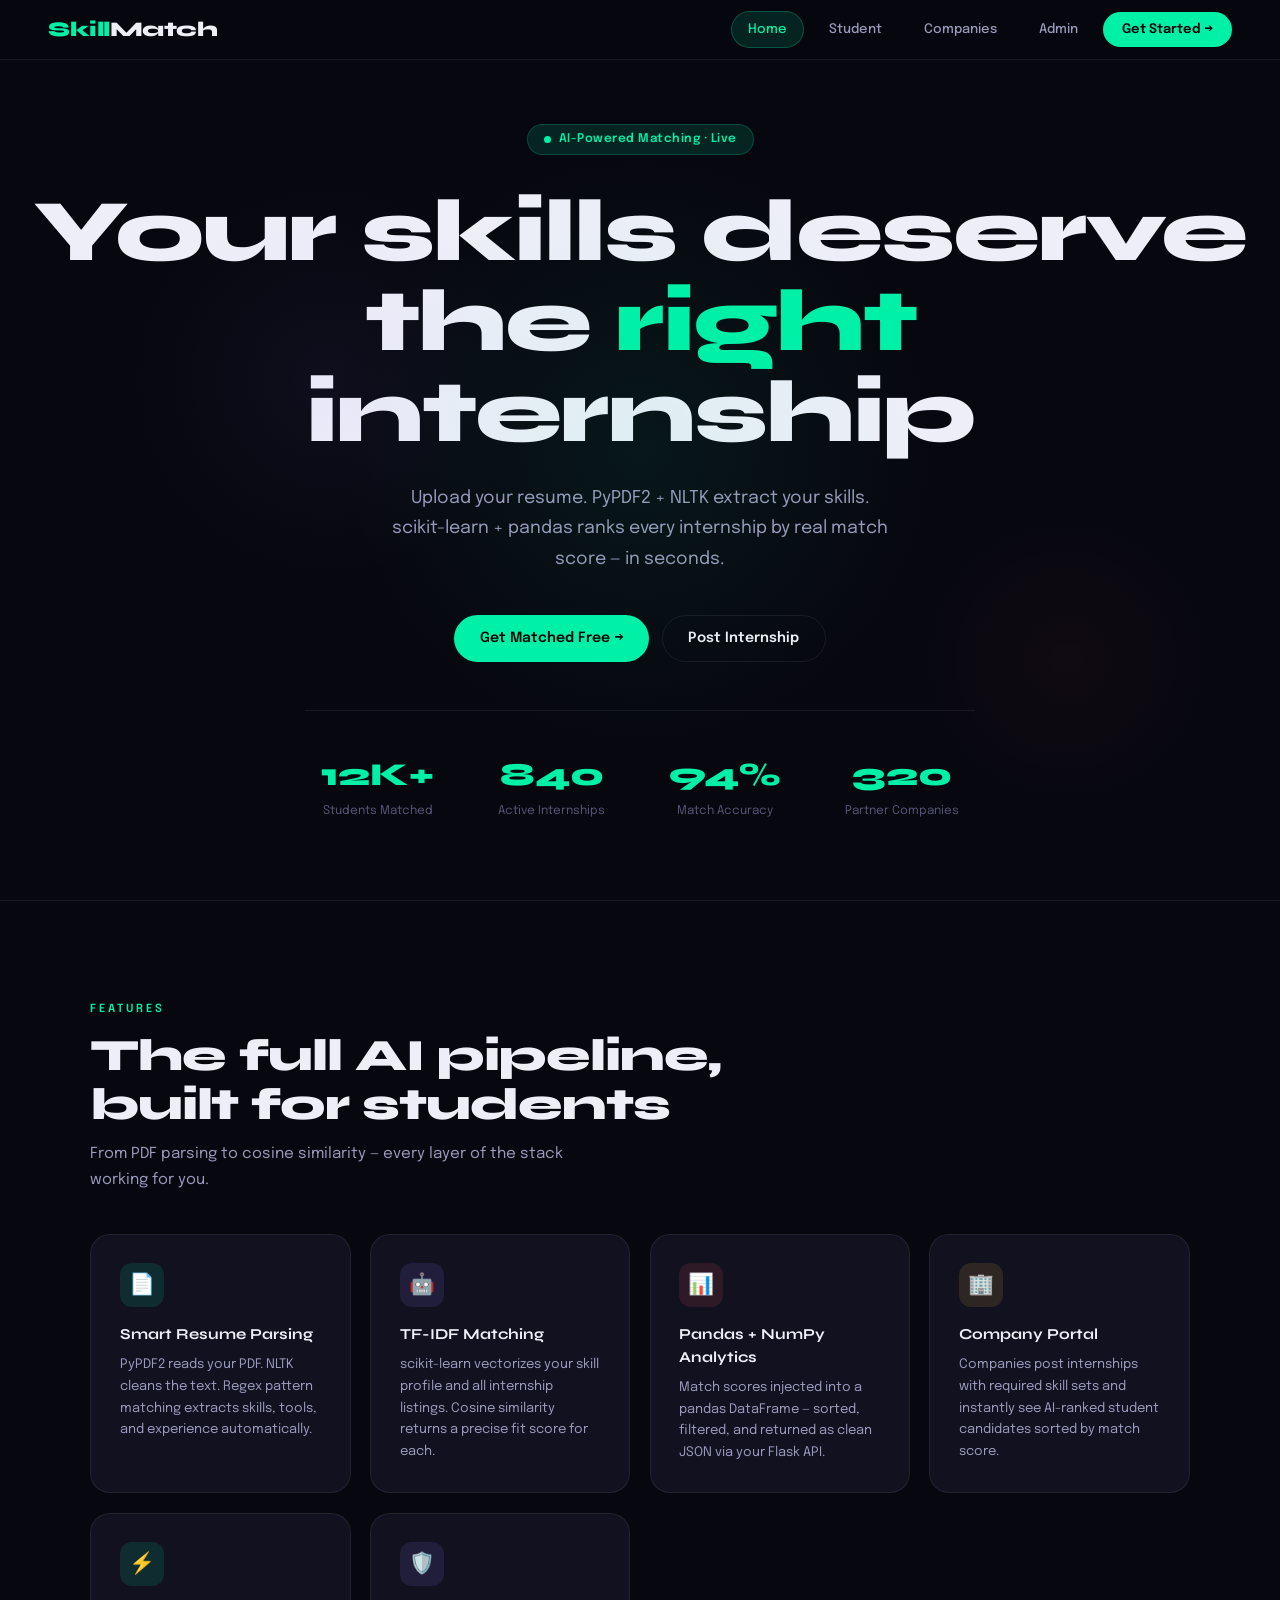
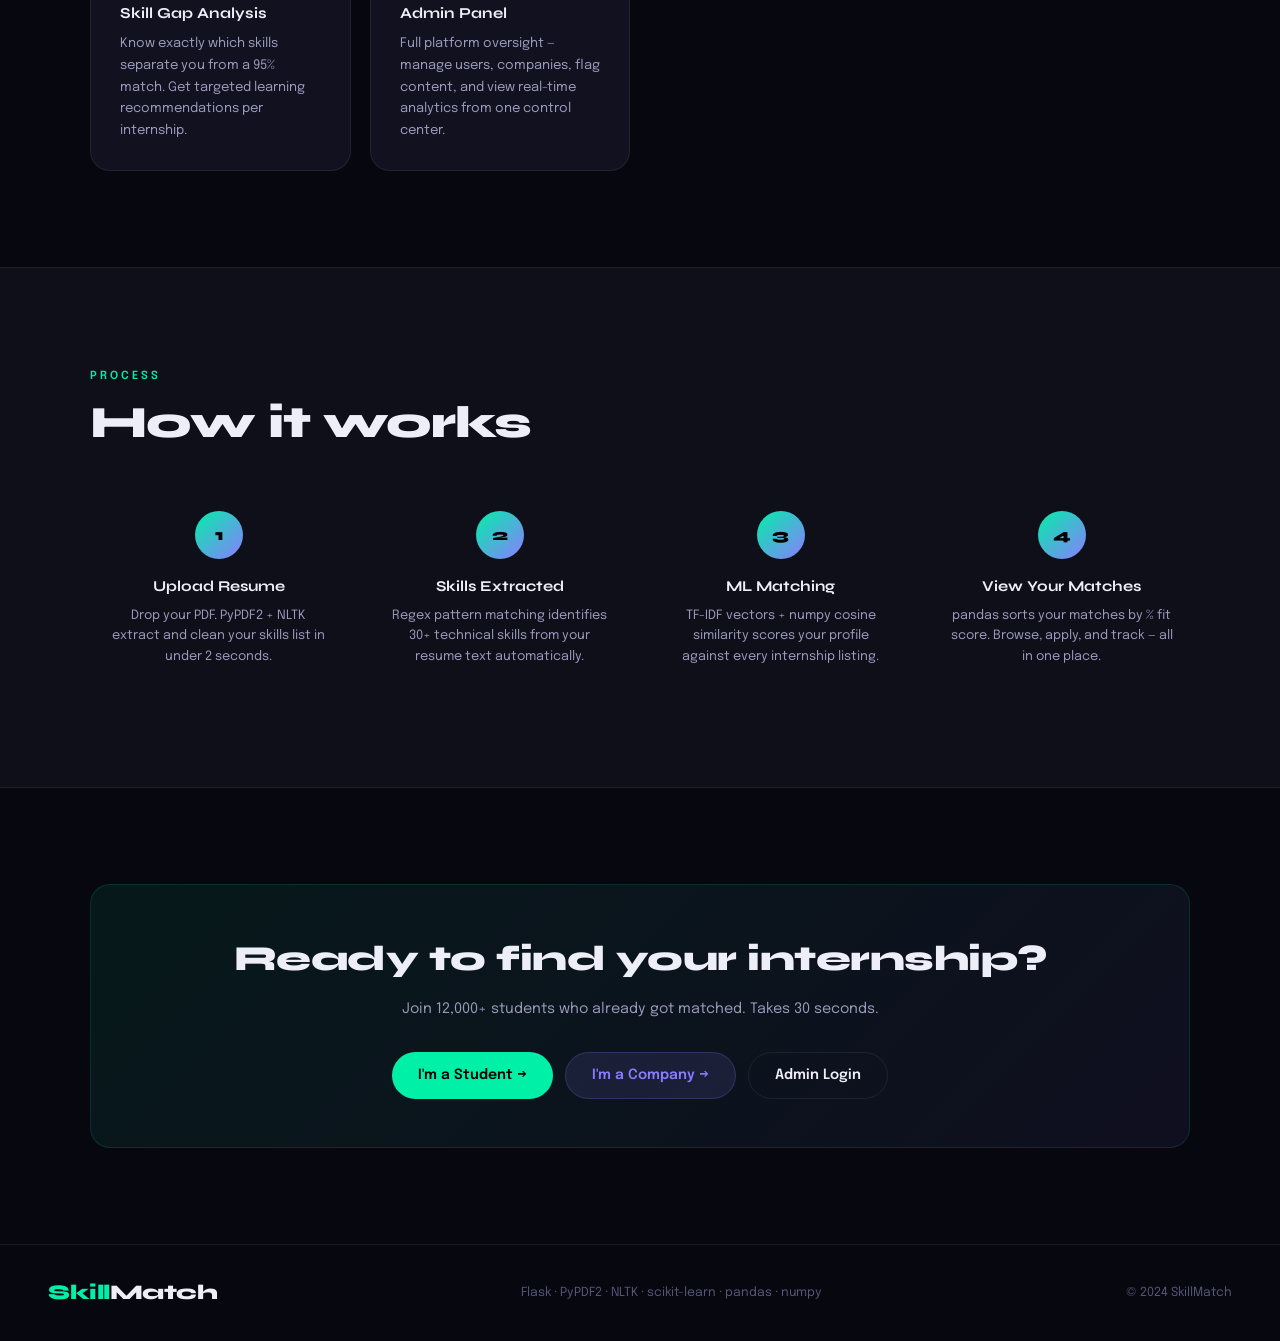
<file: index.html>
<!DOCTYPE html>
<html lang="en">
<head>
<meta charset="UTF-8"/>
<meta name="viewport" content="width=device-width, initial-scale=1.0"/>
<title>SkillMatch — Student Internship Platform</title>
<link href="https://fonts.googleapis.com/css2?family=Syne:wght@400;600;700;800&family=Epilogue:wght@300;400;500;600&display=swap" rel="stylesheet"/>
<link rel="stylesheet" href="styles.css"/>
</head>
<body>

<nav id="top-nav">
  <div class="logo" onclick="window.location='index.html'">Skill<b>Match</b></div>
  <div class="nav-links" id="desktop-nav">
    <a class="nav-pill active" href="index.html">Home</a>
    <a class="nav-pill" href="student.html">Student</a>
    <a class="nav-pill" href="company.html">Companies</a>
    <a class="nav-pill" href="admin.html">Admin</a>
    <a class="nav-cta" href="student.html">Get Started →</a>
  </div>
  <div class="hamburger" id="ham" onclick="toggleMenu()">
    <span></span><span></span><span></span>
  </div>
</nav>

<div id="mobile-menu">
  <a class="mobile-nav-item active" href="index.html">🏠 Home</a>
  <a class="mobile-nav-item" href="student.html">🎓 Student Dashboard</a>
  <a class="mobile-nav-item" href="company.html">🏢 Company Portal</a>
  <a class="mobile-nav-item" href="admin.html">⚙️ Admin Panel</a>
  <a class="mobile-nav-item cta-mobile" href="student.html">Get Started →</a>
</div>

<section id="hero">
  <div class="orb orb1"></div>
  <div class="orb orb2"></div>
  <div class="orb orb3"></div>
  <div class="hero-badge">AI-Powered Matching · Live</div>
  <h1>Your skills deserve<br/>the <em>right</em> internship</h1>
  <p class="hero-sub">Upload your resume. PyPDF2 + NLTK extract your skills. scikit-learn + pandas ranks every internship by real match score — in seconds.</p>
  <div class="hero-btns">
    <a class="btn btn-green" href="student.html">Get Matched Free →</a>
    <a class="btn btn-outline" href="company.html">Post Internship</a>
  </div>
  <div class="hero-stats">
    <div class="hs-item"><div class="hs-n">12K+</div><div class="hs-l">Students Matched</div></div>
    <div class="hs-item"><div class="hs-n">840</div><div class="hs-l">Active Internships</div></div>
    <div class="hs-item"><div class="hs-n">94%</div><div class="hs-l">Match Accuracy</div></div>
    <div class="hs-item"><div class="hs-n">320</div><div class="hs-l">Partner Companies</div></div>
  </div>
</section>

<section class="section" style="border-top:1px solid var(--border)">
  <div class="container">
    <p class="label-tag">Features</p>
    <h2 class="h2">The full AI pipeline,<br/>built for students</h2>
    <p class="subtext">From PDF parsing to cosine similarity — every layer of the stack working for you.</p>
    <div class="features-grid">
      <div class="feat-card"><div class="feat-icon" style="background:var(--accent-dim)">📄</div><div class="feat-title">Smart Resume Parsing</div><div class="feat-desc">PyPDF2 reads your PDF. NLTK cleans the text. Regex pattern matching extracts skills, tools, and experience automatically.</div></div>
      <div class="feat-card"><div class="feat-icon" style="background:var(--purple-dim)">🤖</div><div class="feat-title">TF-IDF Matching</div><div class="feat-desc">scikit-learn vectorizes your skill profile and all internship listings. Cosine similarity returns a precise fit score for each.</div></div>
      <div class="feat-card"><div class="feat-icon" style="background:var(--red-dim)">📊</div><div class="feat-title">Pandas + NumPy Analytics</div><div class="feat-desc">Match scores injected into a pandas DataFrame — sorted, filtered, and returned as clean JSON via your Flask API.</div></div>
      <div class="feat-card"><div class="feat-icon" style="background:var(--amber-dim)">🏢</div><div class="feat-title">Company Portal</div><div class="feat-desc">Companies post internships with required skill sets and instantly see AI-ranked student candidates sorted by match score.</div></div>
      <div class="feat-card"><div class="feat-icon" style="background:var(--accent-dim)">⚡</div><div class="feat-title">Skill Gap Analysis</div><div class="feat-desc">Know exactly which skills separate you from a 95% match. Get targeted learning recommendations per internship.</div></div>
      <div class="feat-card"><div class="feat-icon" style="background:var(--purple-dim)">🛡️</div><div class="feat-title">Admin Panel</div><div class="feat-desc">Full platform oversight — manage users, companies, flag content, and view real-time analytics from one control center.</div></div>
    </div>
  </div>
</section>

<section class="section" style="background:var(--surface);border-top:1px solid var(--border);border-bottom:1px solid var(--border)">
  <div class="container">
    <p class="label-tag">Process</p>
    <h2 class="h2">How it works</h2>
    <div class="steps-row">
      <div class="step-item"><div class="step-n">1</div><h4>Upload Resume</h4><p>Drop your PDF. PyPDF2 + NLTK extract and clean your skills list in under 2 seconds.</p></div>
      <div class="step-item"><div class="step-n">2</div><h4>Skills Extracted</h4><p>Regex pattern matching identifies 30+ technical skills from your resume text automatically.</p></div>
      <div class="step-item"><div class="step-n">3</div><h4>ML Matching</h4><p>TF-IDF vectors + numpy cosine similarity scores your profile against every internship listing.</p></div>
      <div class="step-item"><div class="step-n">4</div><h4>View Your Matches</h4><p>pandas sorts your matches by % fit score. Browse, apply, and track — all in one place.</p></div>
    </div>
  </div>
</section>

<section class="section">
  <div class="container">
    <div class="cta-strip">
      <h2>Ready to find your internship?</h2>
      <p>Join 12,000+ students who already got matched. Takes 30 seconds.</p>
      <div class="cta-btns">
        <a class="btn btn-green" href="student.html">I'm a Student →</a>
        <a class="btn btn-purple" href="company.html">I'm a Company →</a>
        <a class="btn btn-outline" href="admin.html">Admin Login</a>
      </div>
    </div>
  </div>
</section>

<footer>
  <div class="logo">Skill<b>Match</b></div>
  <span>Flask · PyPDF2 · NLTK · scikit-learn · pandas · numpy</span>
  <span>© 2024 SkillMatch</span>
</footer>

<script src="main.js"></script>
</body>
</html>
</file>
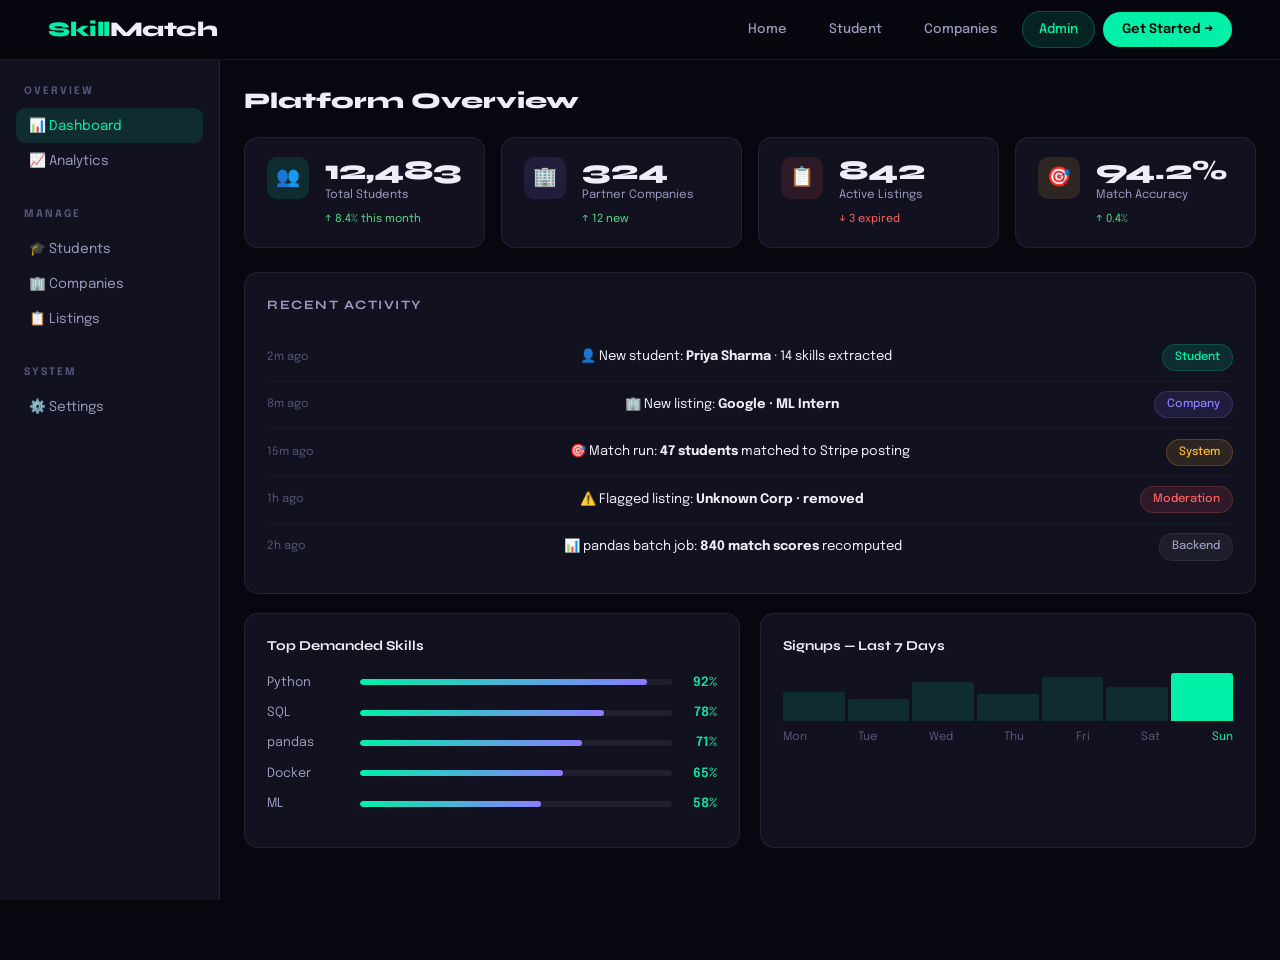
<file: admin.html>
<!DOCTYPE html>
<html lang="en">
<head>
<meta charset="UTF-8"/>
<meta name="viewport" content="width=device-width, initial-scale=1.0"/>
<title>SkillMatch — Admin Panel</title>
<link href="https://fonts.googleapis.com/css2?family=Syne:wght@400;600;700;800&family=Epilogue:wght@300;400;500;600&display=swap" rel="stylesheet"/>
<link rel="stylesheet" href="styles.css"/>
</head>
<body>

<nav id="top-nav">
  <div class="logo" onclick="window.location='index.html'">Skill<b>Match</b></div>
  <div class="nav-links" id="desktop-nav">
    <a class="nav-pill" href="index.html">Home</a>
    <a class="nav-pill" href="student.html">Student</a>
    <a class="nav-pill" href="company.html">Companies</a>
    <a class="nav-pill active" href="admin.html">Admin</a>
    <a class="nav-cta" href="student.html">Get Started →</a>
  </div>
  <div class="hamburger" id="ham" onclick="toggleMenu()">
    <span></span><span></span><span></span>
  </div>
</nav>

<div id="mobile-menu">
  <a class="mobile-nav-item" href="index.html">🏠 Home</a>
  <a class="mobile-nav-item" href="student.html">🎓 Student Dashboard</a>
  <a class="mobile-nav-item" href="company.html">🏢 Company Portal</a>
  <a class="mobile-nav-item active" href="admin.html">⚙️ Admin Panel</a>
  <a class="mobile-nav-item cta-mobile" href="student.html">Get Started →</a>
</div>

<!-- ADMIN GRID -->
<div class="admin-grid">

  <!-- SIDEBAR -->
  <aside class="admin-sidebar">
    <div class="sidebar-section">
      <div class="sidebar-label">Overview</div>
      <button class="s-item active" id="sv-overview" onclick="showAdminView('overview')">📊 Dashboard</button>
      <button class="s-item" id="sv-analytics" onclick="showAdminView('analytics')">📈 Analytics</button>
    </div>
    <div class="sidebar-section">
      <div class="sidebar-label">Manage</div>
      <button class="s-item" id="sv-students" onclick="showAdminView('students')">🎓 Students</button>
      <button class="s-item" id="sv-companies" onclick="showAdminView('companies')">🏢 Companies</button>
      <button class="s-item" id="sv-listings" onclick="showAdminView('listings')">📋 Listings</button>
    </div>
    <div class="sidebar-section">
      <div class="sidebar-label">System</div>
      <button class="s-item" id="sv-settings" onclick="showAdminView('settings')">⚙️ Settings</button>
    </div>
  </aside>

  <!-- MAIN AREA -->
  <div class="admin-main">

    <!-- DASHBOARD VIEW -->
    <div id="av-overview" class="admin-view active">
      <div class="admin-view-title">Platform Overview</div>
      <div class="kpi-grid">
        <div class="kpi"><div class="kpi-icon" style="background:var(--accent-dim)">👥</div><div><div class="kpi-n">12,483</div><div class="kpi-l">Total Students</div><div class="kpi-delta up">↑ 8.4% this month</div></div></div>
        <div class="kpi"><div class="kpi-icon" style="background:var(--purple-dim)">🏢</div><div><div class="kpi-n">324</div><div class="kpi-l">Partner Companies</div><div class="kpi-delta up">↑ 12 new</div></div></div>
        <div class="kpi"><div class="kpi-icon" style="background:var(--red-dim)">📋</div><div><div class="kpi-n">842</div><div class="kpi-l">Active Listings</div><div class="kpi-delta down">↓ 3 expired</div></div></div>
        <div class="kpi"><div class="kpi-icon" style="background:var(--amber-dim)">🎯</div><div><div class="kpi-n">94.2%</div><div class="kpi-l">Match Accuracy</div><div class="kpi-delta up">↑ 0.4%</div></div></div>
      </div>
      <div class="card" style="padding:1.4rem;margin-bottom:1.2rem">
        <div class="panel-head"><span class="panel-title">Recent Activity</span></div>
        <div class="recent-row"><span class="recent-time">2m ago</span><span>👤 New student: <strong>Priya Sharma</strong> · 14 skills extracted</span><span class="chip chip-green">Student</span></div>
        <div class="recent-row"><span class="recent-time">8m ago</span><span>🏢 New listing: <strong>Google · ML Intern</strong></span><span class="chip chip-purple">Company</span></div>
        <div class="recent-row"><span class="recent-time">15m ago</span><span>🎯 Match run: <strong>47 students</strong> matched to Stripe posting</span><span class="chip chip-amber">System</span></div>
        <div class="recent-row"><span class="recent-time">1h ago</span><span>⚠️ Flagged listing: <strong>Unknown Corp · removed</strong></span><span class="chip chip-red">Moderation</span></div>
        <div class="recent-row" style="border:none"><span class="recent-time">2h ago</span><span>📊 pandas batch job: <strong>840 match scores</strong> recomputed</span><span class="chip chip-muted">Backend</span></div>
      </div>
      <div class="analytics-grid">
        <div class="analytics-card">
          <div class="ac-title">Top Demanded Skills</div>
          <div class="skill-bar-row"><span class="skb-label">Python</span><div class="skb-track"><div class="skb-fill" style="width:92%"></div></div><span class="skb-n">92%</span></div>
          <div class="skill-bar-row"><span class="skb-label">SQL</span><div class="skb-track"><div class="skb-fill" style="width:78%"></div></div><span class="skb-n">78%</span></div>
          <div class="skill-bar-row"><span class="skb-label">pandas</span><div class="skb-track"><div class="skb-fill" style="width:71%"></div></div><span class="skb-n">71%</span></div>
          <div class="skill-bar-row"><span class="skb-label">Docker</span><div class="skb-track"><div class="skb-fill" style="width:65%"></div></div><span class="skb-n">65%</span></div>
          <div class="skill-bar-row"><span class="skb-label">ML</span><div class="skb-track"><div class="skb-fill" style="width:58%"></div></div><span class="skb-n">58%</span></div>
        </div>
        <div class="analytics-card">
          <div class="ac-title">Signups — Last 7 Days</div>
          <div class="mini-chart">
            <div class="mc-bar" style="height:60%"></div>
            <div class="mc-bar" style="height:45%"></div>
            <div class="mc-bar" style="height:80%"></div>
            <div class="mc-bar" style="height:55%"></div>
            <div class="mc-bar" style="height:90%"></div>
            <div class="mc-bar" style="height:70%"></div>
            <div class="mc-bar" style="height:100%;background:var(--accent)"></div>
          </div>
          <div style="display:flex;justify-content:space-between;font-size:0.72rem;color:var(--muted);margin-top:0.5rem">
            <span>Mon</span><span>Tue</span><span>Wed</span><span>Thu</span><span>Fri</span><span>Sat</span><span style="color:var(--accent)">Sun</span>
          </div>
        </div>
      </div>
    </div>

    <!-- STUDENTS VIEW -->
    <div id="av-students" class="admin-view">
      <div class="admin-view-title">Students</div>
      <div class="toolbar">
        <div class="search-input-wrap"><span>🔍</span><input class="search-input" placeholder="Search students..."/></div>
        <button class="btn btn-outline" style="white-space:nowrap">Export CSV</button>
        <span class="chip chip-green">12,483 total</span>
      </div>
      <div class="table-wrap">
        <table>
          <thead><tr><th>Student</th><th>University</th><th>Skills</th><th>Top Match</th><th>Applied</th><th>Status</th><th>Actions</th></tr></thead>
          <tbody>
            <tr>
              <td><div class="td-user"><div class="td-avatar" style="background:var(--accent-dim);color:var(--accent)">AJ</div><div><div style="font-weight:500">Alex Johnson</div><div style="font-size:0.72rem;color:var(--muted)">alex@mit.edu</div></div></div></td>
              <td>MIT</td><td><span class="chip chip-green">12 skills</span></td>
              <td><span style="color:var(--accent);font-weight:700">94%</span></td>
              <td>8</td><td><span class="chip chip-green">Active</span></td>
              <td style="display:flex;gap:0.5rem"><button class="action-btn ab-gray">View</button><button class="action-btn ab-red">Suspend</button></td>
            </tr>
            <tr>
              <td><div class="td-user"><div class="td-avatar" style="background:var(--purple-dim);color:var(--purple)">PS</div><div><div style="font-weight:500">Priya Sharma</div><div style="font-size:0.72rem;color:var(--muted)">priya@iit.ac.in</div></div></div></td>
              <td>IIT Delhi</td><td><span class="chip chip-green">14 skills</span></td>
              <td><span style="color:var(--purple);font-weight:700">89%</span></td>
              <td>5</td><td><span class="chip chip-green">Active</span></td>
              <td style="display:flex;gap:0.5rem"><button class="action-btn ab-gray">View</button><button class="action-btn ab-red">Suspend</button></td>
            </tr>
            <tr>
              <td><div class="td-user"><div class="td-avatar" style="background:var(--amber-dim);color:var(--amber)">MK</div><div><div style="font-weight:500">Mike Kim</div><div style="font-size:0.72rem;color:var(--muted)">mike@stanford.edu</div></div></div></td>
              <td>Stanford</td><td><span class="chip chip-muted">7 skills</span></td>
              <td><span style="color:var(--amber);font-weight:700">67%</span></td>
              <td>2</td><td><span class="chip chip-amber">Incomplete</span></td>
              <td style="display:flex;gap:0.5rem"><button class="action-btn ab-green">Nudge</button><button class="action-btn ab-red">Remove</button></td>
            </tr>
            <tr>
              <td><div class="td-user"><div class="td-avatar" style="background:var(--red-dim);color:var(--red)">SR</div><div><div style="font-weight:500">Sara Rossi</div><div style="font-size:0.72rem;color:var(--muted)">sara@polimi.it</div></div></div></td>
              <td>Politecnico</td><td><span class="chip chip-green">11 skills</span></td>
              <td><span style="color:var(--accent);font-weight:700">91%</span></td>
              <td>11</td><td><span class="chip chip-red">Flagged</span></td>
              <td style="display:flex;gap:0.5rem"><button class="action-btn ab-green">Restore</button><button class="action-btn ab-red">Ban</button></td>
            </tr>
          </tbody>
        </table>
      </div>
    </div>

    <!-- COMPANIES VIEW -->
    <div id="av-companies" class="admin-view">
      <div class="admin-view-title">Companies</div>
      <div class="toolbar">
        <div class="search-input-wrap"><span>🔍</span><input class="search-input" placeholder="Search companies..."/></div>
        <button class="btn btn-green" style="white-space:nowrap">+ Approve New</button>
      </div>
      <div class="table-wrap">
        <table>
          <thead><tr><th>Company</th><th>Industry</th><th>Listings</th><th>Applicants</th><th>Avg Match</th><th>Status</th><th>Actions</th></tr></thead>
          <tbody>
            <tr>
              <td><div class="td-user"><div class="td-avatar" style="background:var(--accent-dim);color:var(--accent)">ST</div><div><div style="font-weight:500">Stripe</div><div style="font-size:0.72rem;color:var(--muted)">payments@stripe.com</div></div></div></td>
              <td>Fintech</td><td>4</td><td>148</td>
              <td><span style="color:var(--accent);font-weight:700">91%</span></td>
              <td><span class="chip chip-green">Verified</span></td>
              <td style="display:flex;gap:0.5rem"><button class="action-btn ab-gray">View</button><button class="action-btn ab-red">Suspend</button></td>
            </tr>
            <tr>
              <td><div class="td-user"><div class="td-avatar" style="background:var(--purple-dim);color:var(--purple)">NT</div><div><div style="font-weight:500">Notion</div><div style="font-size:0.72rem;color:var(--muted)">hr@notion.so</div></div></div></td>
              <td>SaaS</td><td>2</td><td>63</td>
              <td><span style="color:var(--purple);font-weight:700">87%</span></td>
              <td><span class="chip chip-green">Verified</span></td>
              <td style="display:flex;gap:0.5rem"><button class="action-btn ab-gray">View</button><button class="action-btn ab-red">Suspend</button></td>
            </tr>
            <tr>
              <td><div class="td-user"><div class="td-avatar" style="background:var(--amber-dim);color:var(--amber)">UC</div><div><div style="font-weight:500">Unknown Corp</div><div style="font-size:0.72rem;color:var(--muted)">contact@unknown.xyz</div></div></div></td>
              <td>—</td><td>1</td><td>0</td>
              <td><span style="color:var(--muted);font-weight:700">—</span></td>
              <td><span class="chip chip-red">Pending</span></td>
              <td style="display:flex;gap:0.5rem"><button class="action-btn ab-green">Approve</button><button class="action-btn ab-red">Reject</button></td>
            </tr>
          </tbody>
        </table>
      </div>
    </div>

    <!-- LISTINGS VIEW -->
    <div id="av-listings" class="admin-view">
      <div class="admin-view-title">Internship Listings</div>
      <div class="toolbar">
        <div class="search-input-wrap"><span>🔍</span><input class="search-input" placeholder="Search listings..."/></div>
        <span class="chip chip-green">842 active</span>
        <span class="chip chip-red">3 flagged</span>
      </div>
      <div class="table-wrap">
        <table>
          <thead><tr><th>Role</th><th>Company</th><th>Skills</th><th>Applicants</th><th>Avg Match</th><th>Status</th><th>Actions</th></tr></thead>
          <tbody>
            <tr>
              <td style="font-weight:500">Data Engineering Intern</td><td>Stripe</td>
              <td><span class="chip chip-green">4 skills</span></td><td>47</td>
              <td><span style="color:var(--accent);font-weight:700">91%</span></td>
              <td><span class="chip chip-green">Active</span></td>
              <td style="display:flex;gap:0.5rem"><button class="action-btn ab-gray">View</button><button class="action-btn ab-red">Remove</button></td>
            </tr>
            <tr>
              <td style="font-weight:500">ML Research Intern</td><td>Hugging Face</td>
              <td><span class="chip chip-purple">6 skills</span></td><td>31</td>
              <td><span style="color:var(--purple);font-weight:700">88%</span></td>
              <td><span class="chip chip-green">Active</span></td>
              <td style="display:flex;gap:0.5rem"><button class="action-btn ab-gray">View</button><button class="action-btn ab-red">Remove</button></td>
            </tr>
            <tr>
              <td style="font-weight:500">Get Rich Quick Intern</td><td>Unknown Corp</td>
              <td><span class="chip chip-red">0 skills</span></td><td>0</td>
              <td><span style="color:var(--muted);font-weight:700">—</span></td>
              <td><span class="chip chip-red">Flagged</span></td>
              <td style="display:flex;gap:0.5rem"><button class="action-btn ab-green">Approve</button><button class="action-btn ab-red">Delete</button></td>
            </tr>
          </tbody>
        </table>
      </div>
    </div>

    <!-- ANALYTICS VIEW -->
    <div id="av-analytics" class="admin-view">
      <div class="admin-view-title">Analytics</div>
      <div class="grid-4" style="margin-bottom:1.5rem">
        <div class="stat-box"><div class="n">3.2K</div><div class="l">Resumes This Month</div></div>
        <div class="stat-box"><div class="n" style="color:var(--purple)">18K</div><div class="l">Matches Computed</div></div>
        <div class="stat-box"><div class="n" style="color:var(--amber)">64%</div><div class="l">Apply Rate</div></div>
        <div class="stat-box"><div class="n" style="color:var(--red)">29%</div><div class="l">Interview Rate</div></div>
      </div>
      <div class="analytics-grid">
        <div class="analytics-card">
          <div class="ac-title">Top Skills in Demand</div>
          <div class="skill-bar-row"><span class="skb-label">Python</span><div class="skb-track"><div class="skb-fill" style="width:92%"></div></div><span class="skb-n">92%</span></div>
          <div class="skill-bar-row"><span class="skb-label">SQL</span><div class="skb-track"><div class="skb-fill" style="width:78%"></div></div><span class="skb-n">78%</span></div>
          <div class="skill-bar-row"><span class="skb-label">pandas</span><div class="skb-track"><div class="skb-fill" style="width:71%"></div></div><span class="skb-n">71%</span></div>
          <div class="skill-bar-row"><span class="skb-label">Docker</span><div class="skb-track"><div class="skb-fill" style="width:65%"></div></div><span class="skb-n">65%</span></div>
          <div class="skill-bar-row"><span class="skb-label">React</span><div class="skb-track"><div class="skb-fill" style="width:54%"></div></div><span class="skb-n">54%</span></div>
        </div>
        <div class="analytics-card">
          <div class="ac-title">Match Score Distribution (numpy)</div>
          <div style="display:flex;align-items:flex-end;gap:4px;height:80px;margin-bottom:0.5rem">
            <div style="flex:1;background:var(--accent-dim);height:20%;border-radius:3px 3px 0 0"></div>
            <div style="flex:1;background:var(--accent-dim);height:35%;border-radius:3px 3px 0 0"></div>
            <div style="flex:1;background:var(--accent-dim);height:60%;border-radius:3px 3px 0 0"></div>
            <div style="flex:1;background:var(--accent);height:100%;border-radius:3px 3px 0 0"></div>
            <div style="flex:1;background:var(--accent-dim);height:75%;border-radius:3px 3px 0 0"></div>
            <div style="flex:1;background:var(--accent-dim);height:50%;border-radius:3px 3px 0 0"></div>
            <div style="flex:1;background:var(--accent-dim);height:30%;border-radius:3px 3px 0 0"></div>
          </div>
          <div style="display:flex;justify-content:space-between;font-size:0.7rem;color:var(--muted)">
            <span>0-20</span><span>20-40</span><span>40-60</span><span>60-80</span><span>80-90</span><span>90-95</span><span>95+</span>
          </div>
        </div>
      </div>
    </div>

    <!-- SETTINGS VIEW -->
    <div id="av-settings" class="admin-view">
      <div class="admin-view-title">System Settings</div>
      <div class="card" style="padding:1.4rem;margin-bottom:1.2rem">
        <div class="panel-head"><span class="panel-title">ML Configuration</span></div>
        <div style="display:flex;flex-direction:column;gap:1rem">
          <div class="form-group"><label>TF-IDF Max Features</label><input class="form-control" value="5000" style="max-width:200px"/></div>
          <div class="form-group"><label>Minimum Match Score to Display (%)</label><input class="form-control" value="50" style="max-width:200px"/></div>
          <div class="form-group"><label>Max Results per Student</label><input class="form-control" value="20" style="max-width:200px"/></div>
          <div class="form-group"><label>spaCy Model</label>
            <select class="form-control" style="max-width:250px">
              <option>en_core_web_sm</option>
              <option>en_core_web_md</option>
              <option>en_core_web_lg</option>
            </select>
          </div>
        </div>
      </div>
      <div class="card" style="padding:1.4rem">
        <div class="panel-head"><span class="panel-title">Database</span></div>
        <div style="display:flex;flex-direction:column;gap:1rem">
          <div class="form-group"><label>Database Engine</label>
            <select class="form-control" style="max-width:250px">
              <option>SQLite (dev)</option>
              <option>PostgreSQL (prod)</option>
            </select>
          </div>
          <div class="form-group"><label>Connection String</label><input class="form-control" value="sqlite:///skillmatch.db"/></div>
          <div style="display:flex;gap:0.8rem;flex-wrap:wrap">
            <button class="btn btn-green">Save Settings</button>
            <button class="btn btn-outline">Run Migrations</button>
            <button class="btn btn-outline" style="color:var(--red);border-color:rgba(255,95,95,0.2)">Reset DB</button>
          </div>
        </div>
      </div>
    </div>

  </div><!-- /admin-main -->
</div><!-- /admin-grid -->

<script src="main.js"></script>
<script>
  const API = 'https://skillmatch-api-fm58.onrender.com';
  function showAdminView(name) {
    document.querySelectorAll('.admin-view').forEach(v => v.classList.remove('active'));
    document.querySelectorAll('.s-item').forEach(s => s.classList.remove('active'));
    document.getElementById('av-' + name).classList.add('active');
    document.getElementById('sv-' + name).classList.add('active');
  }
  window.addEventListener('load', () => {
    document.querySelectorAll('.skb-fill').forEach(el => {
      const w = el.style.width; el.style.width = '0';
      setTimeout(() => { el.style.width = w; }, 300);
    });
  });
</script>
</body>
</html>
</file>
<file: styles.css>
/* ─── TOKENS ─── */
:root {
  --bg: #07070f;
  --surface: #0f0f1a;
  --card: #111120;
  --border: rgba(255,255,255,0.07);
  --border-hover: rgba(255,255,255,0.13);
  --accent: #00f0a8;
  --accent-dim: rgba(0,240,168,0.12);
  --accent-glow: rgba(0,240,168,0.25);
  --purple: #8b7cff;
  --purple-dim: rgba(139,124,255,0.12);
  --red: #ff5f5f;
  --red-dim: rgba(255,95,95,0.12);
  --amber: #ffb830;
  --amber-dim: rgba(255,184,48,0.12);
  --text: #eeeef8;
  --muted: #555577;
  --muted2: #9999bb;
  --font-display: 'Syne', sans-serif;
  --font-body: 'Epilogue', sans-serif;
  --nav: 60px;
  --radius: 14px;
  --radius-sm: 9px;
  --radius-lg: 20px;
}

/* ─── RESET ─── */
*, *::before, *::after { margin: 0; padding: 0; box-sizing: border-box; -webkit-tap-highlight-color: transparent; }
html { scroll-behavior: smooth; }
body { font-family: var(--font-body); background: var(--bg); color: var(--text); min-height: 100vh; overflow-x: hidden; font-size: 15px; line-height: 1.5; }
a { text-decoration: none; color: inherit; }

/* ─── NAV ─── */
#top-nav {
  position: fixed; top: 0; left: 0; right: 0; height: var(--nav); z-index: 200;
  display: flex; align-items: center; justify-content: space-between;
  padding: 0 clamp(1rem, 4vw, 3rem);
  background: rgba(7,7,15,0.88);
  backdrop-filter: blur(24px);
  border-bottom: 1px solid var(--border);
}
.logo { font-family: var(--font-display); font-weight: 800; font-size: 1.3rem; color: var(--accent); cursor: pointer; letter-spacing: -0.5px; }
.logo b { color: var(--text); font-weight: 800; }
.nav-links { display: flex; align-items: center; gap: 0.5rem; }
.nav-pill {
  padding: 0.45rem 1rem; border-radius: 50px; font-size: 0.82rem; font-weight: 500;
  background: transparent; color: var(--muted2); border: 1px solid transparent;
  cursor: pointer; transition: all 0.2s; font-family: var(--font-body);
}
.nav-pill:hover { color: var(--text); border-color: var(--border); }
.nav-pill.active { background: var(--accent-dim); color: var(--accent); border-color: rgba(0,240,168,0.25); }
.nav-cta {
  padding: 0.5rem 1.2rem; border-radius: 50px; font-size: 0.82rem; font-weight: 600;
  background: var(--accent); color: #000; border: none; cursor: pointer;
  transition: all 0.2s; font-family: var(--font-body);
}
.nav-cta:hover { box-shadow: 0 0 20px var(--accent-glow); transform: translateY(-1px); }
.hamburger { display: none; flex-direction: column; gap: 5px; cursor: pointer; padding: 4px; background: none; border: none; }
.hamburger span { display: block; width: 22px; height: 2px; background: var(--text); border-radius: 2px; transition: all 0.3s; }
#mobile-menu {
  display: none; position: fixed; top: var(--nav); left: 0; right: 0; z-index: 199;
  background: rgba(7,7,15,0.97); backdrop-filter: blur(24px);
  border-bottom: 1px solid var(--border); padding: 1rem 1.5rem 1.5rem;
}
#mobile-menu.open { display: block; }
.mobile-nav-item {
  display: block; width: 100%; padding: 0.85rem 1rem; border-radius: var(--radius-sm);
  background: none; border: none; color: var(--muted2); font-size: 0.9rem; text-align: left;
  cursor: pointer; font-family: var(--font-body); transition: all 0.2s; margin-bottom: 0.3rem;
}
.mobile-nav-item:hover, .mobile-nav-item.active { background: var(--accent-dim); color: var(--accent); }
.mobile-nav-item.cta-mobile { background: var(--accent); color: #000; font-weight: 600; margin-top: 0.5rem; }

/* ─── PAGE WRAPPER ─── */
.page-body { padding-top: var(--nav); }

/* ─── LAYOUT ─── */
.container { max-width: 1180px; margin: 0 auto; padding: 0 clamp(1rem, 4vw, 2.5rem); }
.section { padding: clamp(4rem, 8vw, 6rem) 0; }

/* ─── TYPOGRAPHY ─── */
.label-tag { display: inline-block; font-size: 0.7rem; font-weight: 600; letter-spacing: 3px; text-transform: uppercase; color: var(--accent); margin-bottom: 0.8rem; }
.h2 { font-family: var(--font-display); font-size: clamp(1.8rem, 4vw, 2.8rem); font-weight: 800; letter-spacing: -1px; line-height: 1.1; margin-bottom: 0.8rem; }
.subtext { color: var(--muted2); line-height: 1.7; max-width: 520px; font-size: 0.95rem; }

/* ─── BUTTONS ─── */
.btn { display: inline-flex; align-items: center; gap: 0.5rem; padding: 0.75rem 1.6rem; border-radius: 50px; font-weight: 600; font-size: 0.88rem; cursor: pointer; transition: all 0.2s; border: none; font-family: var(--font-body); }
.btn-green { background: var(--accent); color: #000; }
.btn-green:hover { box-shadow: 0 0 24px var(--accent-glow); transform: translateY(-2px); }
.btn-outline { background: transparent; color: var(--text); border: 1px solid var(--border); }
.btn-outline:hover { border-color: var(--border-hover); background: rgba(255,255,255,0.03); }
.btn-purple { background: var(--purple-dim); color: var(--purple); border: 1px solid rgba(139,124,255,0.2); }
.btn-purple:hover { background: rgba(139,124,255,0.2); }

/* ─── CHIPS ─── */
.chip { display: inline-flex; align-items: center; padding: 0.25rem 0.75rem; border-radius: 50px; font-size: 0.72rem; font-weight: 500; }
.chip-green { background: var(--accent-dim); color: var(--accent); border: 1px solid rgba(0,240,168,0.2); }
.chip-purple { background: var(--purple-dim); color: var(--purple); border: 1px solid rgba(139,124,255,0.2); }
.chip-red { background: var(--red-dim); color: var(--red); border: 1px solid rgba(255,95,95,0.2); }
.chip-amber { background: var(--amber-dim); color: var(--amber); border: 1px solid rgba(255,184,48,0.2); }
.chip-muted { background: rgba(255,255,255,0.05); color: var(--muted2); border: 1px solid var(--border); }

/* ─── CARD ─── */
.card { background: var(--card); border: 1px solid var(--border); border-radius: var(--radius); }

/* ─── GRIDS ─── */
.grid-4 { display: grid; grid-template-columns: repeat(4, 1fr); gap: 1rem; }
@media(max-width:900px) { .grid-4 { grid-template-columns: 1fr 1fr; } }
@media(max-width:480px) { .grid-4 { grid-template-columns: 1fr 1fr; } }

/* ─── STAT BOX ─── */
.stat-box { background: var(--card); border: 1px solid var(--border); border-radius: var(--radius); padding: 1.2rem 1.4rem; text-align: center; }
.stat-box .n { font-family: var(--font-display); font-size: 2rem; font-weight: 800; color: var(--accent); }
.stat-box .l { font-size: 0.75rem; color: var(--muted2); margin-top: 0.2rem; }

/* ─── PANEL HEAD ─── */
.panel-head { display: flex; justify-content: space-between; align-items: center; margin-bottom: 1.2rem; }
.panel-title { font-family: var(--font-display); font-weight: 700; font-size: 0.8rem; color: var(--muted2); text-transform: uppercase; letter-spacing: 1.5px; }

/* ─── ANIMATIONS ─── */
@keyframes fadeUp { from { opacity: 0; transform: translateY(16px); } to { opacity: 1; transform: translateY(0); } }
@keyframes pulse { 0%,100% { opacity:1; transform:scale(1); } 50% { opacity:0.5; transform:scale(0.8); } }
.fade-in   { animation: fadeUp 0.5s 0.0s ease both; }
.fade-in-2 { animation: fadeUp 0.5s 0.1s ease both; }
.fade-in-3 { animation: fadeUp 0.5s 0.2s ease both; }
.fade-in-4 { animation: fadeUp 0.5s 0.3s ease both; }

/* ══════════════════════════════════════
   LANDING — HERO
══════════════════════════════════════ */
#hero {
  min-height: 100vh; display: flex; flex-direction: column;
  align-items: center; justify-content: center; text-align: center;
  padding: calc(var(--nav) + 2rem) 1.5rem 3rem;
  position: relative; overflow: hidden;
}
.orb { position: absolute; border-radius: 50%; pointer-events: none; }
.orb1 { width: 600px; height: 600px; background: radial-gradient(circle, rgba(0,240,168,0.07) 0%, transparent 70%); top: 50%; left: 50%; transform: translate(-50%,-50%); }
.orb2 { width: 400px; height: 400px; background: radial-gradient(circle, rgba(139,124,255,0.06) 0%, transparent 70%); top: 20%; left: 10%; }
.orb3 { width: 300px; height: 300px; background: radial-gradient(circle, rgba(255,95,95,0.04) 0%, transparent 70%); bottom: 10%; right: 5%; }
.hero-badge { display: inline-flex; align-items: center; gap: 0.5rem; background: var(--accent-dim); border: 1px solid rgba(0,240,168,0.2); color: var(--accent); padding: 0.35rem 1rem; border-radius: 50px; font-size: 0.75rem; font-weight: 600; letter-spacing: 0.5px; margin-bottom: 2rem; }
.hero-badge::before { content: ''; width: 7px; height: 7px; background: var(--accent); border-radius: 50%; animation: pulse 2s infinite; }
#hero h1 { font-family: var(--font-display); font-size: clamp(2.8rem, 7vw, 5.5rem); font-weight: 800; letter-spacing: -2px; line-height: 1.03; margin-bottom: 1.5rem; }
#hero h1 em { font-style: normal; color: var(--accent); }
.hero-sub { font-size: clamp(0.95rem, 2vw, 1.1rem); color: var(--muted2); max-width: 500px; line-height: 1.75; margin-bottom: 2.5rem; }
.hero-btns { display: flex; gap: 0.8rem; flex-wrap: wrap; justify-content: center; }
.hero-stats { display: flex; justify-content: center; gap: clamp(1.5rem, 5vw, 4rem); padding: 2.5rem 1rem 0; border-top: 1px solid var(--border); margin-top: 3rem; flex-wrap: wrap; }
.hs-item { text-align: center; }
.hs-n { font-family: var(--font-display); font-size: 2rem; font-weight: 800; color: var(--accent); }
.hs-l { font-size: 0.75rem; color: var(--muted); margin-top: 0.2rem; }

/* ─── FEATURES ─── */
.features-grid { display: grid; grid-template-columns: repeat(auto-fit, minmax(260px, 1fr)); gap: 1.2rem; margin-top: 2.5rem; }
.feat-card { background: var(--card); border: 1px solid var(--border); border-radius: var(--radius-lg); padding: 1.8rem; transition: all 0.3s; position: relative; overflow: hidden; }
.feat-card::after { content: ''; position: absolute; top: 0; left: 0; right: 0; height: 2px; background: linear-gradient(90deg, var(--accent), var(--purple)); opacity: 0; transition: opacity 0.3s; }
.feat-card:hover { border-color: var(--border-hover); transform: translateY(-3px); }
.feat-card:hover::after { opacity: 1; }
.feat-icon { width: 44px; height: 44px; border-radius: 12px; display: flex; align-items: center; justify-content: center; font-size: 1.3rem; margin-bottom: 1rem; }
.feat-title { font-family: var(--font-display); font-weight: 700; font-size: 0.95rem; margin-bottom: 0.5rem; }
.feat-desc { color: var(--muted2); font-size: 0.82rem; line-height: 1.65; }

/* ─── STEPS ─── */
.steps-row { display: grid; grid-template-columns: repeat(auto-fit, minmax(180px, 1fr)); gap: 1.5rem; margin-top: 2.5rem; }
.step-item { text-align: center; padding: 1.5rem 1rem; }
.step-n { width: 48px; height: 48px; border-radius: 50%; background: linear-gradient(135deg, var(--accent), var(--purple)); display: flex; align-items: center; justify-content: center; font-family: var(--font-display); font-weight: 800; color: #000; margin: 0 auto 1rem; font-size: 1rem; }
.step-item h4 { font-family: var(--font-display); font-weight: 700; margin-bottom: 0.5rem; }
.step-item p { color: var(--muted2); font-size: 0.8rem; line-height: 1.6; }

/* ─── CTA STRIP ─── */
.cta-strip { background: linear-gradient(135deg, rgba(0,240,168,0.08), rgba(139,124,255,0.07)); border: 1px solid rgba(0,240,168,0.12); border-radius: var(--radius-lg); padding: clamp(2rem,5vw,3rem); text-align: center; }
.cta-strip h2 { font-family: var(--font-display); font-size: clamp(1.6rem, 3.5vw, 2.2rem); font-weight: 800; letter-spacing: -0.5px; margin-bottom: 0.8rem; }
.cta-strip p { color: var(--muted2); margin-bottom: 2rem; font-size: 0.9rem; }
.cta-btns { display: flex; gap: 0.8rem; justify-content: center; flex-wrap: wrap; }

/* ─── FOOTER ─── */
footer { border-top: 1px solid var(--border); padding: 2rem clamp(1rem,4vw,3rem); display: flex; justify-content: space-between; align-items: center; flex-wrap: wrap; gap: 1rem; }
footer span { font-size: 0.78rem; color: var(--muted); }

/* ══════════════════════════════════════
   DASHBOARDS (Student & Company)
══════════════════════════════════════ */
.dash-header { display: flex; justify-content: space-between; align-items: flex-end; padding: 2rem 0 1.5rem; flex-wrap: wrap; gap: 1rem; }
.dash-greeting { font-family: var(--font-display); font-size: clamp(1.4rem, 3vw, 1.8rem); font-weight: 800; }
.dash-greeting em { color: var(--accent); font-style: normal; }
.sub-label { font-size: 0.82rem; color: var(--muted2); margin-bottom: 0.2rem; }
.dash-layout { display: grid; grid-template-columns: 300px 1fr; gap: 1.5rem; align-items: start; }
@media(max-width:860px) { .dash-layout { grid-template-columns: 1fr; } }

/* Upload zone */
.upload-zone { border: 2px dashed rgba(0,240,168,0.2); border-radius: var(--radius); padding: 1.5rem; text-align: center; cursor: pointer; transition: all 0.25s; margin-bottom: 1rem; }
.upload-zone:hover { border-color: var(--accent); background: rgba(0,240,168,0.03); }
.upload-icon { font-size: 2rem; margin-bottom: 0.6rem; }
.upload-text { font-size: 0.82rem; color: var(--muted2); line-height: 1.5; }
.upload-text strong { color: var(--accent); }

/* Progress */
.progress-wrap { margin-bottom: 1rem; }
.progress-bar { height: 6px; background: rgba(255,255,255,0.06); border-radius: 3px; overflow: hidden; }
.progress-fill { height: 100%; border-radius: 3px; background: linear-gradient(90deg, var(--accent), var(--purple)); transition: width 1s ease; }

/* Skills cloud */
.skills-cloud { display: flex; flex-wrap: wrap; gap: 0.45rem; margin: 0.8rem 0; }

/* Match items */
.match-item { background: var(--card); border: 1px solid var(--border); border-radius: var(--radius); padding: 1rem 1.2rem; display: flex; align-items: center; gap: 1rem; cursor: pointer; transition: all 0.2s; margin-bottom: 0.7rem; }
.match-item:hover { border-color: rgba(0,240,168,0.2); transform: translateX(3px); }
.match-item:last-child { margin-bottom: 0; }
.mi-logo { width: 42px; height: 42px; border-radius: 10px; display: flex; align-items: center; justify-content: center; font-size: 1.2rem; flex-shrink: 0; }
.mi-body { flex: 1; min-width: 0; }
.mi-title { font-weight: 600; font-size: 0.9rem; white-space: nowrap; overflow: hidden; text-overflow: ellipsis; }
.mi-sub { font-size: 0.75rem; color: var(--muted2); margin-top: 0.1rem; }
.mi-bar { height: 3px; background: rgba(255,255,255,0.06); border-radius: 2px; margin-top: 0.5rem; overflow: hidden; }
.mi-fill { height: 100%; border-radius: 2px; background: linear-gradient(90deg, var(--accent), var(--purple)); transition: width 1s ease; }
.mi-score { font-family: var(--font-display); font-weight: 800; font-size: 1.15rem; color: var(--accent); flex-shrink: 0; }

/* Company form */
.form-grid { display: grid; grid-template-columns: 1fr 1fr; gap: 1rem; }
@media(max-width:620px) { .form-grid { grid-template-columns: 1fr; } }
.form-group { display: flex; flex-direction: column; gap: 0.4rem; }
.form-group label { font-size: 0.78rem; color: var(--muted2); font-weight: 500; }
.form-control { background: rgba(255,255,255,0.04); border: 1px solid var(--border); color: var(--text); padding: 0.7rem 1rem; border-radius: var(--radius-sm); font-family: var(--font-body); font-size: 0.88rem; outline: none; transition: border-color 0.2s; width: 100%; }
.form-control:focus { border-color: rgba(0,240,168,0.35); }
.form-control::placeholder { color: var(--muted); }
.form-control option { background: var(--surface); }
textarea.form-control { resize: vertical; min-height: 90px; }

/* Listings grid */
.listings-grid { display: grid; grid-template-columns: repeat(auto-fill, minmax(280px, 1fr)); gap: 1.1rem; margin-top: 1.5rem; }
.listing-card { background: var(--card); border: 1px solid var(--border); border-radius: var(--radius); padding: 1.4rem; transition: border-color 0.2s; }
.listing-card:hover { border-color: var(--border-hover); }
.lc-top { display: flex; justify-content: space-between; align-items: flex-start; margin-bottom: 0.6rem; gap: 0.5rem; }
.lc-title { font-family: var(--font-display); font-weight: 700; font-size: 0.95rem; }
.lc-meta { font-size: 0.75rem; color: var(--muted2); margin-bottom: 0.8rem; }
.lc-chips { display: flex; flex-wrap: wrap; gap: 0.4rem; margin-bottom: 1rem; }
.lc-footer { display: flex; justify-content: space-between; align-items: center; border-top: 1px solid var(--border); padding-top: 0.8rem; font-size: 0.78rem; color: var(--muted2); }
.lc-footer strong { color: var(--text); }
.add-listing-card { background: transparent; border: 2px dashed rgba(139,124,255,0.2); border-radius: var(--radius); display: flex; flex-direction: column; align-items: center; justify-content: center; min-height: 200px; cursor: pointer; transition: all 0.2s; gap: 0.5rem; color: var(--muted); }
.add-listing-card:hover { border-color: var(--purple); color: var(--purple); background: var(--purple-dim); }

/* ══════════════════════════════════════
   ADMIN PANEL
══════════════════════════════════════ */
.admin-grid { display: grid; grid-template-columns: 220px 1fr; min-height: calc(100vh - var(--nav)); margin-top: var(--nav); }
@media(max-width:860px) { .admin-grid { grid-template-columns: 1fr; } }
.admin-sidebar { background: var(--card); border-right: 1px solid var(--border); padding: 1.5rem 1rem; position: sticky; top: var(--nav); height: calc(100vh - var(--nav)); overflow-y: auto; }
@media(max-width:860px) { .admin-sidebar { position: static; height: auto; display: flex; flex-direction: row; overflow-x: auto; gap: 0.5rem; border-right: none; border-bottom: 1px solid var(--border); padding: 0.8rem; } }
.sidebar-section { margin-bottom: 1.8rem; }
@media(max-width:860px) { .sidebar-section { margin-bottom: 0; display: flex; gap: 0.3rem; flex-shrink: 0; } }
.sidebar-label { font-size: 0.65rem; font-weight: 700; letter-spacing: 2px; text-transform: uppercase; color: var(--muted); padding: 0 0.5rem; margin-bottom: 0.5rem; }
@media(max-width:860px) { .sidebar-label { display: none; } }
.s-item { display: flex; align-items: center; gap: 0.7rem; padding: 0.6rem 0.8rem; border-radius: var(--radius-sm); font-size: 0.85rem; cursor: pointer; transition: all 0.2s; color: var(--muted2); background: none; border: none; width: 100%; text-align: left; font-family: var(--font-body); }
.s-item:hover { color: var(--text); background: rgba(255,255,255,0.04); }
.s-item.active { color: var(--accent); background: var(--accent-dim); }
@media(max-width:860px) { .s-item { white-space: nowrap; flex-shrink: 0; } }
.admin-main { padding: 1.5rem; }
.admin-view { display: none; }
.admin-view.active { display: block; animation: fadeUp 0.3s ease both; }
.admin-view-title { font-family: var(--font-display); font-size: 1.4rem; font-weight: 800; margin-bottom: 1.2rem; }

/* KPIs */
.kpi-grid { display: grid; grid-template-columns: repeat(auto-fit, minmax(180px, 1fr)); gap: 1rem; margin-bottom: 1.5rem; }
.kpi { background: var(--card); border: 1px solid var(--border); border-radius: var(--radius); padding: 1.2rem 1.4rem; display: flex; align-items: flex-start; gap: 1rem; transition: border-color 0.2s; }
.kpi:hover { border-color: var(--border-hover); }
.kpi-icon { width: 42px; height: 42px; border-radius: 10px; display: flex; align-items: center; justify-content: center; font-size: 1.2rem; flex-shrink: 0; }
.kpi-n { font-family: var(--font-display); font-weight: 800; font-size: 1.7rem; line-height: 1; }
.kpi-l { font-size: 0.73rem; color: var(--muted2); margin-top: 0.2rem; }
.kpi-delta { font-size: 0.7rem; margin-top: 0.4rem; }
.kpi-delta.up { color: #4ade80; }
.kpi-delta.down { color: var(--red); }

/* Table */
.table-wrap { background: var(--card); border: 1px solid var(--border); border-radius: var(--radius); overflow: hidden; overflow-x: auto; }
table { width: 100%; border-collapse: collapse; font-size: 0.83rem; min-width: 560px; }
thead tr { border-bottom: 1px solid var(--border); }
th { padding: 0.9rem 1.2rem; text-align: left; font-size: 0.7rem; font-weight: 700; letter-spacing: 1.5px; text-transform: uppercase; color: var(--muted); white-space: nowrap; }
td { padding: 0.9rem 1.2rem; border-bottom: 1px solid rgba(255,255,255,0.04); vertical-align: middle; }
tr:last-child td { border-bottom: none; }
tbody tr { transition: background 0.15s; cursor: pointer; }
tbody tr:hover { background: rgba(255,255,255,0.02); }
.td-user { display: flex; align-items: center; gap: 0.7rem; }
.td-avatar { width: 32px; height: 32px; border-radius: 50%; display: flex; align-items: center; justify-content: center; font-size: 0.75rem; font-weight: 700; flex-shrink: 0; }
.action-btn { padding: 0.3rem 0.8rem; border-radius: 6px; font-size: 0.72rem; font-weight: 500; border: none; cursor: pointer; font-family: var(--font-body); transition: all 0.2s; }
.ab-green { background: var(--accent-dim); color: var(--accent); }
.ab-green:hover { background: rgba(0,240,168,0.2); }
.ab-red { background: var(--red-dim); color: var(--red); }
.ab-red:hover { background: rgba(255,95,95,0.2); }
.ab-gray { background: rgba(255,255,255,0.05); color: var(--muted2); }
.ab-gray:hover { background: rgba(255,255,255,0.1); color: var(--text); }

/* Toolbar & Search */
.toolbar { display: flex; align-items: center; gap: 0.8rem; margin-bottom: 1rem; flex-wrap: wrap; }
.search-input-wrap { position: relative; flex: 1; }
.search-input-wrap span { position: absolute; left: 0.9rem; top: 50%; transform: translateY(-50%); font-size: 0.9rem; pointer-events: none; }
.search-input { background: rgba(255,255,255,0.04); border: 1px solid var(--border); color: var(--text); padding: 0.6rem 1rem 0.6rem 2.4rem; border-radius: var(--radius-sm); font-family: var(--font-body); font-size: 0.85rem; outline: none; transition: border-color 0.2s; width: 100%; }
.search-input:focus { border-color: rgba(0,240,168,0.3); }
.search-input::placeholder { color: var(--muted); }

/* Analytics */
.analytics-grid { display: grid; grid-template-columns: 1fr 1fr; gap: 1.2rem; margin-bottom: 1.5rem; }
@media(max-width:700px) { .analytics-grid { grid-template-columns: 1fr; } }
.analytics-card { background: var(--card); border: 1px solid var(--border); border-radius: var(--radius); padding: 1.4rem; }
.ac-title { font-family: var(--font-display); font-weight: 700; font-size: 0.85rem; margin-bottom: 1rem; }
.skill-bar-row { display: flex; align-items: center; gap: 0.8rem; margin-bottom: 0.7rem; font-size: 0.8rem; }
.skb-label { width: 80px; color: var(--muted2); flex-shrink: 0; white-space: nowrap; overflow: hidden; text-overflow: ellipsis; }
.skb-track { flex: 1; height: 6px; background: rgba(255,255,255,0.06); border-radius: 3px; overflow: hidden; }
.skb-fill { height: 100%; border-radius: 3px; background: linear-gradient(90deg, var(--accent), var(--purple)); transition: width 1s ease; }
.skb-n { width: 32px; text-align: right; color: var(--accent); font-weight: 600; flex-shrink: 0; }
.recent-row { display: flex; justify-content: space-between; align-items: center; padding: 0.6rem 0; border-bottom: 1px solid rgba(255,255,255,0.04); font-size: 0.82rem; gap: 0.8rem; flex-wrap: wrap; }
.recent-time { font-size: 0.72rem; color: var(--muted); flex-shrink: 0; }
.mini-chart { display: flex; align-items: flex-end; gap: 3px; height: 48px; margin-top: 0.5rem; }
.mc-bar { width: 100%; background: var(--accent-dim); border-radius: 3px 3px 0 0; cursor: pointer; }
.mc-bar:hover { background: var(--accent-glow); }

/* ─── RESPONSIVE ─── */
@media(max-width:768px) { .nav-links { display: none; } .hamburger { display: flex; } }
@media(min-width:769px) { #mobile-menu { display: none !important; } }
@media(max-width:480px) {
  .hero-btns, .cta-btns { flex-direction: column; align-items: stretch; }
  .hero-btns .btn, .cta-btns .btn { text-align: center; justify-content: center; }
}
</file>
